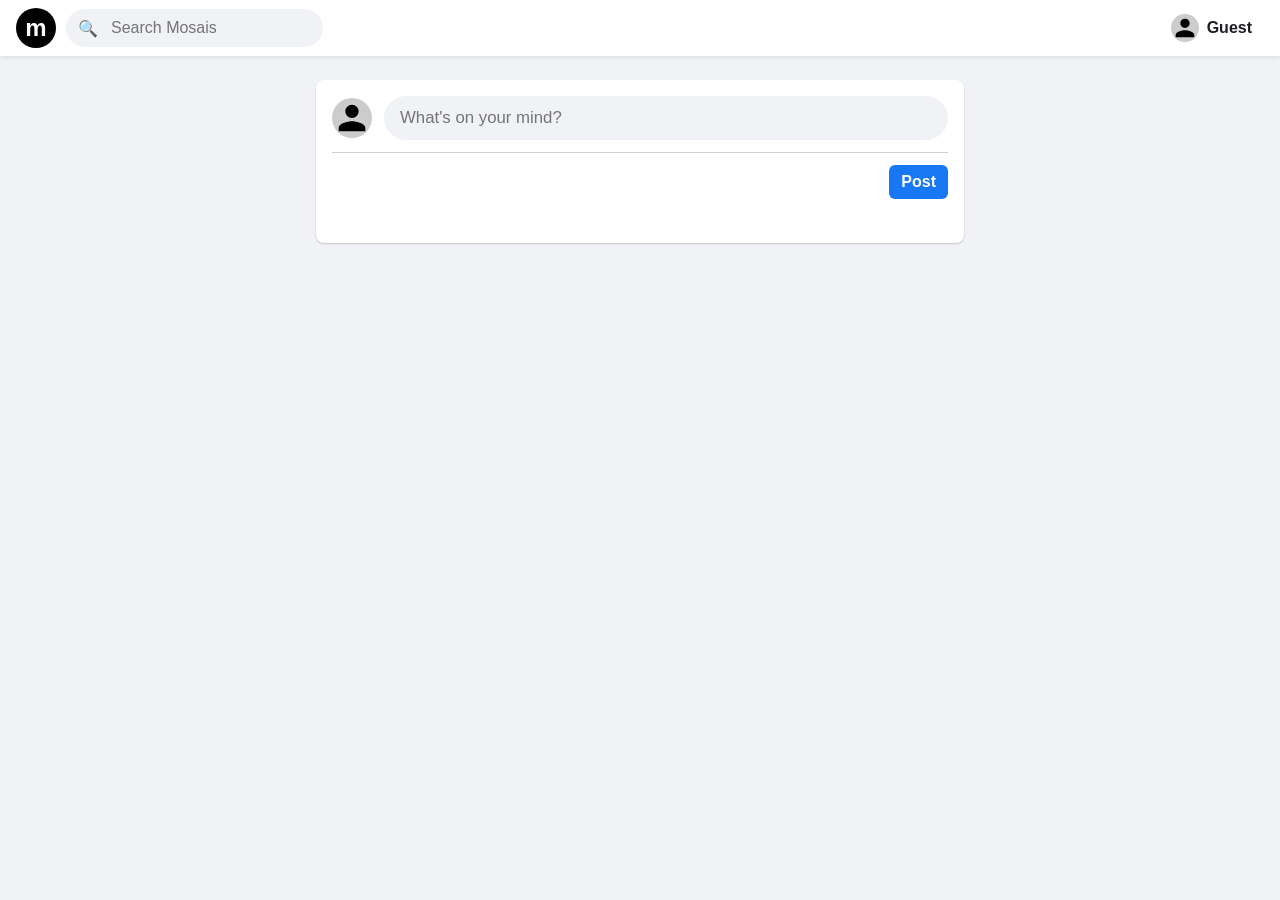
<file: index.html>
<!DOCTYPE html>
<html lang="en">
<head>
    <meta charset="UTF-8">
    <meta name="viewport" content="width=device-width, initial-scale=1.0">
    <title>Mosais</title>
    <link rel="stylesheet" href="styles.css">
</head>
<body>
    <div class="app-shell" id="appShell">
        <header class="topbar">
            <div class="topbar-left">
                <a class="brand" href="#" aria-label="Mosais home" onclick="goHome()">
                    <span class="brand-mark">m</span>
                </a>
                <div class="search-wrap">
                    <span aria-hidden="true" style="margin-right: 5px;">&#128269;</span>
                    <input id="searchInput" type="search" placeholder="Search Mosais">
                    <div id="searchResults" class="search-results hidden"></div>
                </div>
            </div>
            
            <div class="topbar-right">
                <button class="icon-button hidden" id="friendsButton" title="Friend Requests" onclick="showFriends()"><svg viewBox="0 0 24 24"><path d="M16 11c1.66 0 2.99-1.34 2.99-3S17.66 5 16 5c-1.66 0-3 1.34-3 3s1.34 3 3 3zm-8 0c1.66 0 2.99-1.34 2.99-3S9.66 5 8 5C6.34 5 5 6.34 5 8s1.34 3 3 3zm0 2c-2.33 0-7 1.17-7 3.5V19h14v-2.5c0-2.33-4.67-3.5-7-3.5zm8 0c-.29 0-.62.02-.97.05 1.16.84 1.97 1.97 1.97 3.45V19h6v-2.5c0-2.33-4.67-3.5-7-3.5z"/></svg></button>
                <button class="icon-button hidden" id="messagesButton" title="Messages" onclick="showMessages()"><svg viewBox="0 0 24 24"><path d="M20 2H4c-1.1 0-1.99.9-1.99 2L2 22l4-4h14c1.1 0 2-.9 2-2V4c0-1.1-.9-2-2-2zM6 9h12v2H6V9zm8 5H6v-2h8v2zm4-6H6V6h12v2z"/></svg></button>
                <button class="icon-button hidden" id="adminButton" title="Admin Dashboard" onclick="showAdmin()"><svg viewBox="0 0 24 24"><path d="M19.14,12.94c0.04-0.3,0.06-0.61,0.06-0.94c0-0.32-0.02-0.64-0.06-0.94l2.03-1.58c0.18-0.14,0.23-0.41,0.12-0.61 l-1.92-3.32c-0.12-0.22-0.37-0.29-0.59-0.22l-2.39,0.96c-0.5-0.38-1.03-0.7-1.62-0.94L14.4,2.81c-0.04-0.24-0.24-0.41-0.48-0.41 h-3.84c-0.24,0-0.43,0.17-0.47,0.41L9.25,5.35C8.66,5.59,8.12,5.92,7.63,6.29L5.24,5.33c-0.22-0.08-0.47,0-0.59,0.22L2.73,8.87 C2.62,9.08,2.66,9.34,2.86,9.48l2.03,1.58C4.84,11.36,4.8,11.69,4.8,12s0.02,0.64,0.06,0.94l-2.03,1.58 c-0.18,0.14-0.23,0.41-0.12,0.61l1.92,3.32c0.12,0.22,0.37,0.29,0.59,0.22l2.39-0.96c0.5,0.38,1.03,0.7,1.62,0.94l0.36,2.54 c0.05,0.24,0.24,0.41,0.48,0.41h3.84c0.24,0,0.43-0.17,0.47-0.41l0.36-2.54c0.59-0.24,1.13-0.56,1.62-0.94l2.39,0.96 c0.22,0.08,0.47,0,0.59-0.22l1.92-3.32c0.12-0.22,0.07-0.49-0.12-0.61L19.14,12.94z M12,15.6c-1.98,0-3.6-1.62-3.6-3.6 s1.62-3.6,3.6-3.6s3.6,1.62,3.6,3.6S13.98,15.6,12,15.6z"/></svg></button>
                <div class="session-pill" id="sessionPill" onclick="handleSessionClick()" style="cursor: pointer;" title="Log in / Log out">
                    <div class="avatar" id="headerAvatar"><svg viewBox="0 0 24 24"><path d="M12 12c2.21 0 4-1.79 4-4s-1.79-4-4-4-4 1.79-4 4 1.79 4 4 4zm0 2c-2.67 0-8 1.34-8 4v2h16v-2c0-2.66-5.33-4-8-4z"/></svg></div>
                    <span id="headerName">Guest</span>
                </div>
            </div>
        </header>

        <main class="layout">
            <section class="feed-container">
                <!-- Main Feed -->
                <div id="mainFeedView">
                    <section class="panel composer-panel" id="composerPanel">
                        <form id="postForm" class="composer-form">
                            <div class="composer-top">
                                <div class="avatar" id="composerAvatar"><svg viewBox="0 0 24 24"><path d="M12 12c2.21 0 4-1.79 4-4s-1.79-4-4-4-4 1.79-4 4 1.79 4 4 4zm0 2c-2.67 0-8 1.34-8 4v2h16v-2c0-2.66-5.33-4-8-4z"/></svg></div>
                                <input name="body" placeholder="What's on your mind?" required autocomplete="off">
                            </div>
                            <div class="composer-bottom" style="justify-content: flex-end;">
                                <button type="submit" class="primary-btn">Post</button>
                            </div>
                        </form>
                        <p id="postMessage" class="form-message"></p>
                    </section>
                    <div class="feed-list" id="feedList"></div>
                </div>

                <!-- Profile View -->
                <div id="profileFeedView" class="hidden">
                    <div id="selectedUser"></div>
                    
                    <section class="panel profile-panel hidden" id="profilePanel" style="margin-top: 16px;">
                        <div style="display: flex; justify-content: space-between; align-items: center; border-bottom: 1px solid var(--line); margin-bottom: 16px; padding-bottom: 12px;">
                            <h3 style="margin: 0;">Edit Your Profile</h3>
                            <button class="chip-button danger" id="profileLogoutBtn" type="button" style="padding: 6px 12px; font-size: 0.9rem;" onclick="logoutUser()">Log Out</button>
                        </div>
                        <form id="profileForm" class="profile-form">
                            <div class="field-grid">
                                <label>Name<input name="name" required></label>
                                <label>Surname<input name="surname" required></label>
                            </div>
                            <label>City<input name="city" required></label>
                            <label>Headline<input name="headline" required></label>
                            <label>Email <span>friends</span><input name="email" type="email" required></label>
                            <label>Phone <span>friends</span><input name="phone" required></label>
                            <label>Bio <span>friends</span><textarea name="bio" rows="3" required></textarea></label>
                            <button type="submit" class="primary-btn" style="width: 100%; margin-top: 8px;">Save Profile</button>
                        </form>
                        <p id="profileMessage" class="form-message"></p>
                    </section>
                    
                    <h3 style="margin-top: 20px;">Posts</h3>
                    <div class="feed-list" id="profileFeedList"></div>
                </div>

                <!-- Friends View -->
                <div id="friendsView" class="hidden panel" style="margin-bottom: 20px;">
                    <h2>Friend Requests</h2>
                    <div id="friendRequestsList"></div>
                </div>

                <!-- Messages View -->
                <div id="messagesView" class="hidden panel" style="margin-bottom: 20px;">
                    <h2>Messages</h2>
                    <div style="display: flex; gap: 16px; margin-top: 16px;">
                        <div id="messageFriendsList" style="flex: 1; border-right: 1px solid var(--line); padding-right: 16px; max-height: 400px; overflow-y: auto;"></div>
                        <div style="flex: 2; display: flex; flex-direction: column;">
                            <div id="activeChat" style="flex: 1; min-height: 300px; max-height: 400px; overflow-y: auto; padding: 10px; border: 1px solid var(--line); border-radius: var(--radius-sm); margin-bottom: 10px; background: var(--soft);">
                                <p class="muted" style="text-align: center; margin-top: 20px;">Select a friend to start chatting.</p>
                            </div>
                            <form id="messageForm" style="display: flex; gap: 8px;">
                                <input id="messageInput" placeholder="Type a message..." disabled style="flex: 1;" required autocomplete="off">
                                <button type="submit" id="messageSendBtn" class="primary-btn" disabled>Send</button>
                            </form>
                        </div>
                    </div>
                </div>

                <!-- Admin Dashboard View -->
                <div id="adminDashboardView" class="hidden panel">
                    <div class="section-title">
                        <h2>Admin Dashboard</h2>
                        <p class="muted">System overview and management</p>
                    </div>
                    <div class="admin-stats" id="adminStats"></div>
                    <div class="admin-log" id="adminLog"></div>
                </div>
            </section>
        </main>
    </div>

    <script src="app.js"></script>
</body>
</html>
</file>
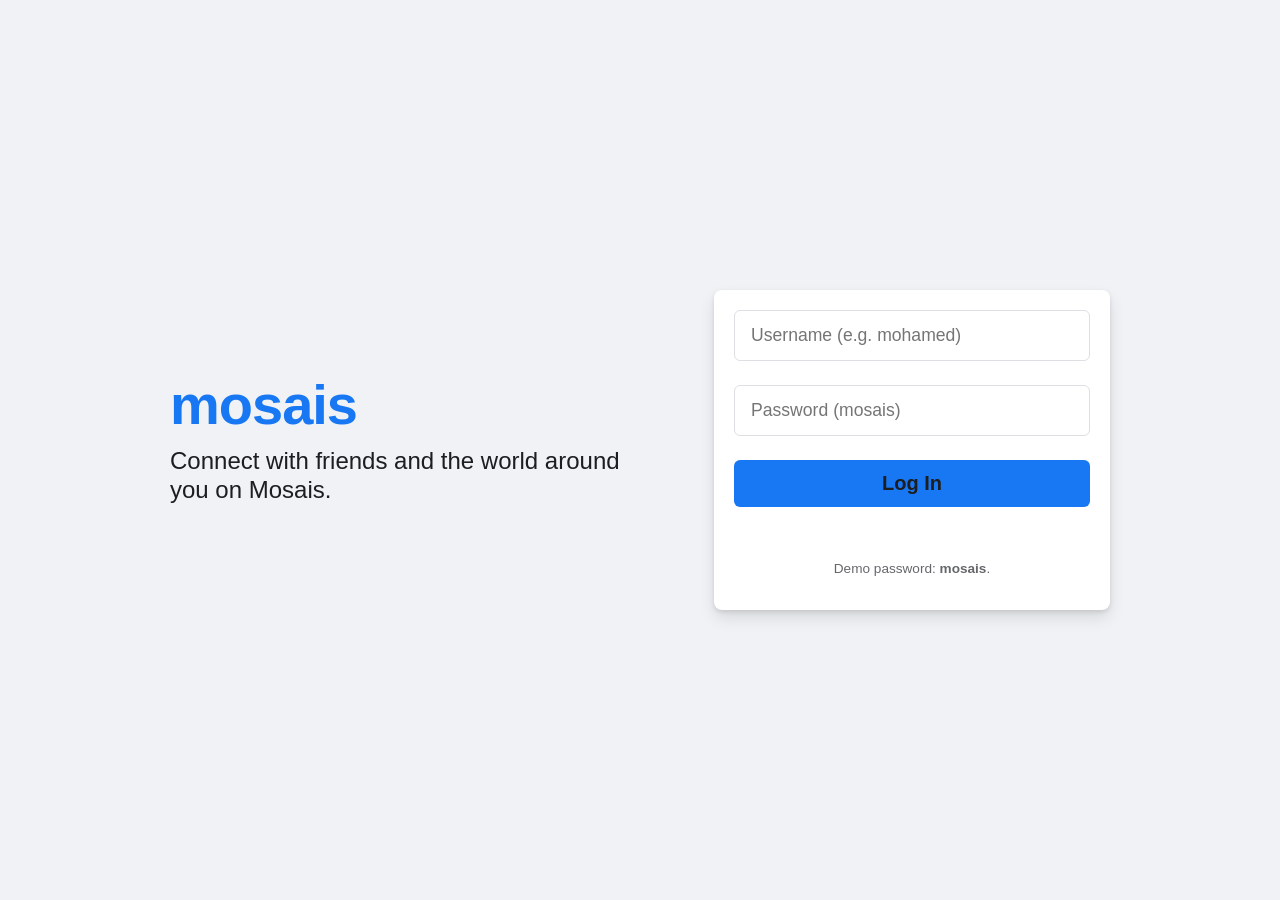
<file: login.html>
<!DOCTYPE html>
<html lang="en">
<head>
    <meta charset="UTF-8">
    <meta name="viewport" content="width=device-width, initial-scale=1.0">
    <title>Mosais - Log In</title>
    <link rel="stylesheet" href="styles.css">
    <style>
        body {
            background-color: #f0f2f5;
            display: flex;
            align-items: center;
            justify-content: center;
            min-height: 100vh;
        }
        .login-wrapper {
            display: flex;
            flex-wrap: wrap;
            align-items: center;
            justify-content: center;
            max-width: 980px;
            width: 100%;
            padding: 20px;
            gap: 40px;
        }
        .login-branding {
            flex: 1 1 400px;
            padding-right: 32px;
        }
        .login-branding h1 {
            color: var(--fb-blue, #1877f2);
            font-size: 3.5rem;
            margin-bottom: 10px;
            letter-spacing: -1px;
        }
        .login-branding p {
            font-size: 1.5rem;
            line-height: 1.2;
            color: #1c1e21;
        }
        .login-form-container {
            flex: 0 1 396px;
            background: #fff;
            padding: 20px;
            border-radius: 8px;
            box-shadow: 0 2px 4px rgba(0, 0, 0, .1), 0 8px 16px rgba(0, 0, 0, .1);
            text-align: center;
        }
        .login-form-container input {
            padding: 14px 16px;
            font-size: 1.1rem;
            border: 1px solid #dddfe2;
            border-radius: 6px;
            margin-bottom: 12px;
            background: #fff;
        }
        .login-form-container input:focus {
            border-color: var(--fb-blue, #1877f2);
            box-shadow: 0 0 0 2px #e7f3ff;
        }
        .login-form-container button[type="submit"] {
            background-color: var(--fb-blue, #1877f2);
            font-size: 1.25rem;
            padding: 12px;
            border-radius: 6px;
            font-weight: bold;
            margin-bottom: 16px;
            width: 100%;
        }
        .login-form-container button[type="submit"]:hover {
            background-color: #166fe5;
        }
        .login-form-container .form-message {
            color: #f02849;
            margin-bottom: 10px;
            font-size: 0.9rem;
            min-height: 20px;
        }
        .divider {
            border-bottom: 1px solid #dadde1;
            margin: 20px 0;
        }
        .guest-mode-btn {
            background-color: #42b72a;
            color: white;
            font-size: 1.1rem;
            padding: 12px 24px;
            border-radius: 6px;
            font-weight: bold;
            display: inline-block;
            margin-top: 10px;
            text-decoration: none;
        }
        .guest-mode-btn:hover {
            background-color: #36a420;
        }
    </style>
</head>
<body>
    <div class="login-wrapper">
        <div class="login-branding">
            <h1>mosais</h1>
            <p>Connect with friends and the world around you on Mosais.</p>
        </div>
        <div class="login-form-container">
            <form id="loginForm" class="stack">
                <input name="username" autocomplete="username" placeholder="Username (e.g. mohamed)" required>
                <input name="password" type="password" autocomplete="current-password" placeholder="Password (mosais)" required>
                <button type="submit">Log In</button>
            </form>
            <p id="loginMessage" class="form-message"></p>
            <p class="muted" style="font-size: 0.85rem; margin-top: 10px;">Demo password: <strong>mosais</strong>.</p>
        </div>
    </div>

    <script src="login.js"></script>
</body>
</html>
</file>
<file: styles.css>
:root {
    color-scheme: light;
    --fb-blue: #1877f2;
    --fb-blue-hover: #166fe5;
    --black: #050505;
    --ink: #1c1e21;
    --muted: #65676b;
    --line: #ced0d4;
    --soft: #f0f2f5;
    --paper: #ffffff;
    --bg: #f0f2f5;
    --shadow: 0 1px 2px rgba(0, 0, 0, 0.2);
    --shadow-soft: 0 1px 2px rgba(0, 0, 0, 0.1);
    --radius: 8px;
    --radius-sm: 6px;
    --focus: 0 0 0 2px #e7f3ff;
}

* {
    box-sizing: border-box;
}

body {
    margin: 0;
    min-height: 100vh;
    font-family: Segoe UI, Helvetica, Arial, sans-serif;
    background-color: var(--bg);
    color: var(--ink);
}

button,
input,
textarea {
    font: inherit;
}

button {
    border: 0;
    border-radius: var(--radius-sm);
    background: var(--soft);
    color: var(--ink);
    cursor: pointer;
    font-weight: 600;
    padding: 8px 12px;
    transition: background 100ms ease;
}

button:hover {
    background: #e4e6eb;
}

.primary-btn {
    background: var(--fb-blue);
    color: white;
}
.primary-btn:hover {
    background: var(--fb-blue-hover);
}

.icon-button {
    display: inline-flex;
    align-items: center;
    justify-content: center;
    width: 40px;
    height: 40px;
    border-radius: 50%;
    background: #e4e6eb;
    color: var(--black);
    font-size: 1.2rem;
}

.icon-button:hover {
    background: #d8dadf;
}

.app-shell {
    min-height: 100vh;
}

.topbar {
    position: sticky;
    top: 0;
    z-index: 100;
    display: flex;
    justify-content: space-between;
    align-items: center;
    padding: 0 16px;
    height: 56px;
    background: var(--paper);
    box-shadow: 0 2px 4px rgba(0, 0, 0, .08);
}

.topbar-left {
    display: flex;
    align-items: center;
    gap: 10px;
}

.topbar-right {
    display: flex;
    align-items: center;
    gap: 10px;
}

.brand {
    display: inline-flex;
    align-items: center;
    text-decoration: none;
}

.brand-mark {
    display: grid;
    place-items: center;
    width: 40px;
    height: 40px;
    border-radius: 50%;
    background: #000;
    color: #fff;
    font-weight: 900;
    font-size: 1.5rem;
    flex: 0 0 auto;
}

.avatar {
    display: grid;
    place-items: center;
    width: 40px;
    height: 40px;
    border-radius: 50%;
    background: #ccc;
    color: white;
    font-weight: 700;
    flex: 0 0 auto;
    object-fit: cover;
}

.avatar.large {
    width: 80px;
    height: 80px;
    font-size: 2rem;
}

.search-wrap {
    display: flex;
    align-items: center;
    gap: 8px;
    min-width: 240px;
    border-radius: 50px;
    background: var(--soft);
    padding: 0 12px;
    position: relative;
}

.search-wrap input {
    width: 100%;
    min-width: 0;
    border: 0;
    outline: 0;
    background: transparent;
    padding: 10px 0;
    color: var(--ink);
}

.search-results {
    position: absolute;
    top: 100%;
    left: 0;
    width: 320px;
    background: white;
    box-shadow: 0 12px 28px 0 rgba(0,0,0,0.2),0 2px 4px 0 rgba(0,0,0,0.1),inset 0 0 0 1px rgba(255,255,255,0.5);
    border-radius: var(--radius);
    margin-top: 8px;
    max-height: 400px;
    overflow-y: auto;
    z-index: 1000;
}
.search-results.hidden {
    display: none;
}
.search-result-item {
    display: flex;
    align-items: center;
    gap: 12px;
    padding: 12px;
    cursor: pointer;
}
.search-result-item:hover {
    background: var(--soft);
}
.search-result-item .avatar {
    width: 36px;
    height: 36px;
}
.search-result-info {
    display: flex;
    flex-direction: column;
}
.search-result-info strong {
    font-size: 0.95rem;
}
.search-result-info span {
    font-size: 0.8rem;
    color: var(--muted);
}

.session-pill {
    display: flex;
    align-items: center;
    gap: 8px;
    padding: 4px 12px 4px 4px;
    border-radius: 999px;
    font-weight: 600;
}
.session-pill:hover {
    background: #e4e6eb;
}
.session-pill .avatar {
    width: 28px;
    height: 28px;
}

.layout {
    display: flex;
    flex-direction: column;
    align-items: center;
    max-width: 680px;
    margin: 0 auto;
    padding: 24px 16px;
}

.feed-container {
    width: 100%;
    display: grid;
    gap: 16px;
}

.panel,
.post-card {
    border-radius: var(--radius);
    background: var(--paper);
    box-shadow: var(--shadow);
}

.panel {
    padding: 16px;
}

.eyebrow {
    margin: 0 0 6px;
    color: var(--muted);
    font-size: 0.8rem;
    font-weight: 600;
    text-transform: uppercase;
}

h1, h2, h3, p {
    margin-top: 0;
}

h2 {
    margin-bottom: 4px;
    font-size: 1.2rem;
}

h3 {
    margin-bottom: 4px;
    font-size: 1rem;
}

.muted {
    color: var(--muted);
}

.stack,
.profile-form {
    display: grid;
    gap: 12px;
}

label {
    display: grid;
    gap: 4px;
    font-size: 0.9rem;
    font-weight: 600;
    color: var(--muted);
}

input, textarea {
    width: 100%;
    border: 1px solid var(--line);
    border-radius: var(--radius-sm);
    outline: 0;
    background: var(--paper);
    color: var(--ink);
    padding: 10px 12px;
}

input:focus, textarea:focus {
    border-color: var(--fb-blue);
    box-shadow: var(--focus);
}

textarea {
    resize: vertical;
}

.field-grid {
    display: grid;
    grid-template-columns: 1fr 1fr;
    gap: 10px;
}

.profile-head {
    display: flex;
    flex-direction: column;
    align-items: center;
    text-align: center;
    gap: 12px;
    margin-bottom: 20px;
    padding-bottom: 20px;
    border-bottom: 1px solid var(--line);
}

.hidden {
    display: none !important;
}

.form-message {
    min-height: 20px;
    margin: 8px 0 0;
    color: var(--muted);
    font-size: 0.85rem;
}

.feed-container {
    display: grid;
    gap: 16px;
}

.composer-form {
    display: flex;
    flex-direction: column;
    gap: 12px;
}

.composer-top {
    display: flex;
    align-items: center;
    gap: 12px;
}

.composer-top input {
    border-radius: 50px;
    background: var(--soft);
    border: none;
    padding: 12px 16px;
    font-size: 1.05rem;
}

.composer-bottom {
    display: flex;
    gap: 10px;
    border-top: 1px solid var(--line);
    padding-top: 12px;
}

.feed-list {
    display: grid;
    gap: 16px;
}

.post-card {
    padding: 12px 16px;
}

.post-top {
    display: flex;
    justify-content: space-between;
    align-items: flex-start;
    margin-bottom: 8px;
}

.author-wrap {
    display: flex;
    align-items: center;
    gap: 10px;
}

.author-wrap h3 {
    margin: 0;
    font-size: 0.95rem;
}

.post-time {
    color: var(--muted);
    font-size: 0.8rem;
}

.badge {
    border-radius: 4px;
    background: var(--soft);
    padding: 4px 6px;
    color: var(--muted);
    font-size: 0.75rem;
    font-weight: 600;
}

.post-body {
    margin: 8px 0 12px;
    font-size: 1rem;
    line-height: 1.4;
}

.post-actions {
    display: flex;
    gap: 4px;
    padding: 4px 0;
    border-top: 1px solid var(--line);
    border-bottom: 1px solid var(--line);
}

.chip-button {
    flex: 1;
    display: flex;
    align-items: center;
    justify-content: center;
    gap: 6px;
    border-radius: var(--radius-sm);
    background: transparent;
    color: var(--muted);
    padding: 8px;
    font-size: 0.95rem;
    font-weight: 600;
}

.chip-button:hover {
    background: var(--soft);
}

.chip-button.active {
    color: var(--fb-blue);
}

.chip-button.danger {
    color: #e41e3f;
}

.comments {
    display: grid;
    gap: 8px;
    margin-top: 12px;
}

.comment {
    display: flex;
    align-items: flex-start;
    gap: 8px;
}

.comment .avatar {
    width: 32px;
    height: 32px;
    font-size: 0.8rem;
}

.comment-bubble {
    background: var(--soft);
    padding: 8px 12px;
    border-radius: 18px;
    max-width: 100%;
}

.comment-bubble strong {
    display: block;
    font-size: 0.85rem;
    margin-bottom: 2px;
}

.comment-bubble p {
    margin: 0;
    font-size: 0.9rem;
    color: var(--ink);
    word-break: break-word;
}

.comment-actions {
    display: flex;
    gap: 12px;
    margin-left: 50px;
    font-size: 0.75rem;
    font-weight: bold;
    color: var(--muted);
    margin-top: 2px;
}

.comment-actions span {
    cursor: pointer;
}
.comment-actions span:hover {
    text-decoration: underline;
}

.comment-form {
    display: flex;
    align-items: center;
    gap: 8px;
    margin-top: 12px;
}

.comment-form .avatar {
    width: 32px;
    height: 32px;
}

.comment-form input {
    flex: 1;
    border-radius: 50px;
    background: var(--soft);
    border: none;
    padding: 8px 12px;
}

.admin-stats {
    margin-bottom: 16px;
}

.stats-grid {
    display: grid;
    grid-template-columns: repeat(2, 1fr);
    gap: 8px;
}

.stat {
    background: var(--soft);
    border-radius: var(--radius-sm);
    padding: 12px;
    text-align: center;
}

.stat strong {
    display: block;
    font-size: 1.4rem;
}

.stat span {
    color: var(--muted);
    font-size: 0.75rem;
    text-transform: uppercase;
}

.admin-log h3, .admin-split h3 {
    font-size: 0.9rem;
    margin: 12px 0 8px;
    color: var(--muted);
    text-transform: uppercase;
}

.log-row {
    display: flex;
    justify-content: space-between;
    padding: 8px 0;
    border-top: 1px solid var(--line);
    font-size: 0.85rem;
}

.selected-card {
    background: var(--paper);
    border-radius: var(--radius);
    padding: 20px;
    box-shadow: var(--shadow);
    margin-bottom: 20px;
    display: flex;
    gap: 20px;
    align-items: center;
}

.info-grid {
    display: grid;
    grid-template-columns: 1fr 1fr;
    gap: 12px;
    flex: 1;
}

.info-grid div {
    display: flex;
    flex-direction: column;
}

.info-grid strong {
    font-size: 0.75rem;
    color: var(--muted);
    text-transform: uppercase;
}

@media (max-width: 780px) {
    .layout {
        width: 100%;
        padding: 16px 8px;
    }
}
</file>
